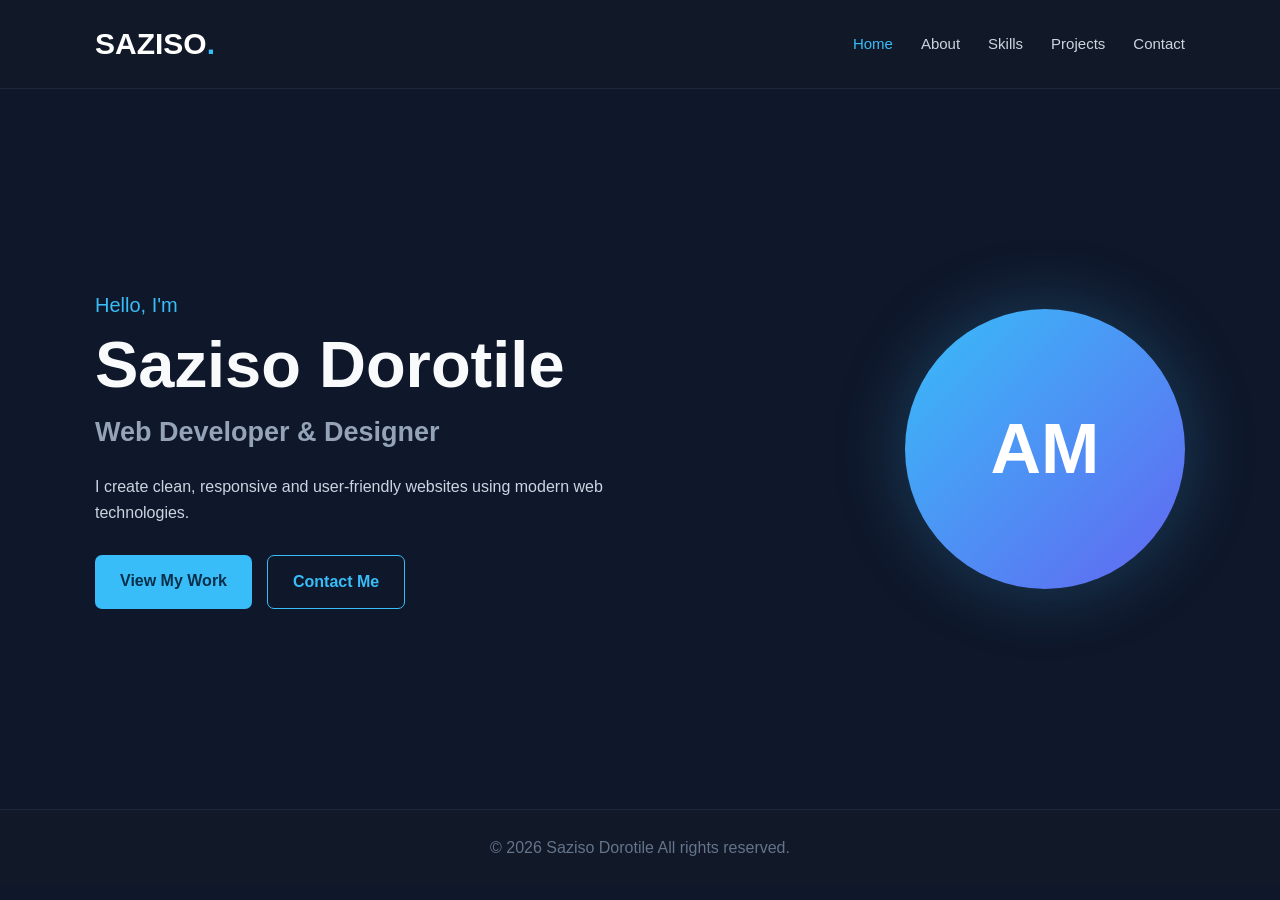
<file: index.html>
<!DOCTYPE html>
<html lang="en">
<head>
    <meta charset="UTF-8">
    <meta name="viewport" content="width=device-width, initial-scale=1.0">
    <title>Saziso Dorotile| Portfolio</title>
    <link rel="stylesheet" href="style.css">
</head>
<body>

<header>
    <nav class="navbar">
        <h1 class="logo">SAZISO<span>.</span></h1>

        <ul class="nav-links">
            <li><a href="index.html" class="active">Home</a></li>
            <li><a href="about.html">About</a></li>
            <li><a href="skills.html">Skills</a></li>
            <li><a href="projects.html">Projects</a></li>
            <li><a href="contact.html">Contact</a></li>
        </ul>
    </nav>
</header>

<main>
    <section class="hero">
        <div class="hero-text">
            <p class="intro">Hello, I'm</p>
            <h2>Saziso Dorotile</h2>
            <h3>Web Developer & Designer</h3>
            <p>
                I create clean, responsive and user-friendly websites
                using modern web technologies.
            </p>

            <div class="buttons">
                <a href="projects.html" class="btn">View My Work</a>
                <a href="contact.html" class="btn secondary">Contact Me</a>
            </div>
        </div>

        <div class="hero-image">
            <div class="profile-circle">AM</div>
        </div>
    </section>
</main>

<footer>
    <p>&copy; 2026 Saziso Dorotile All rights reserved.</p>
</footer>

</body>
</html>
</file>
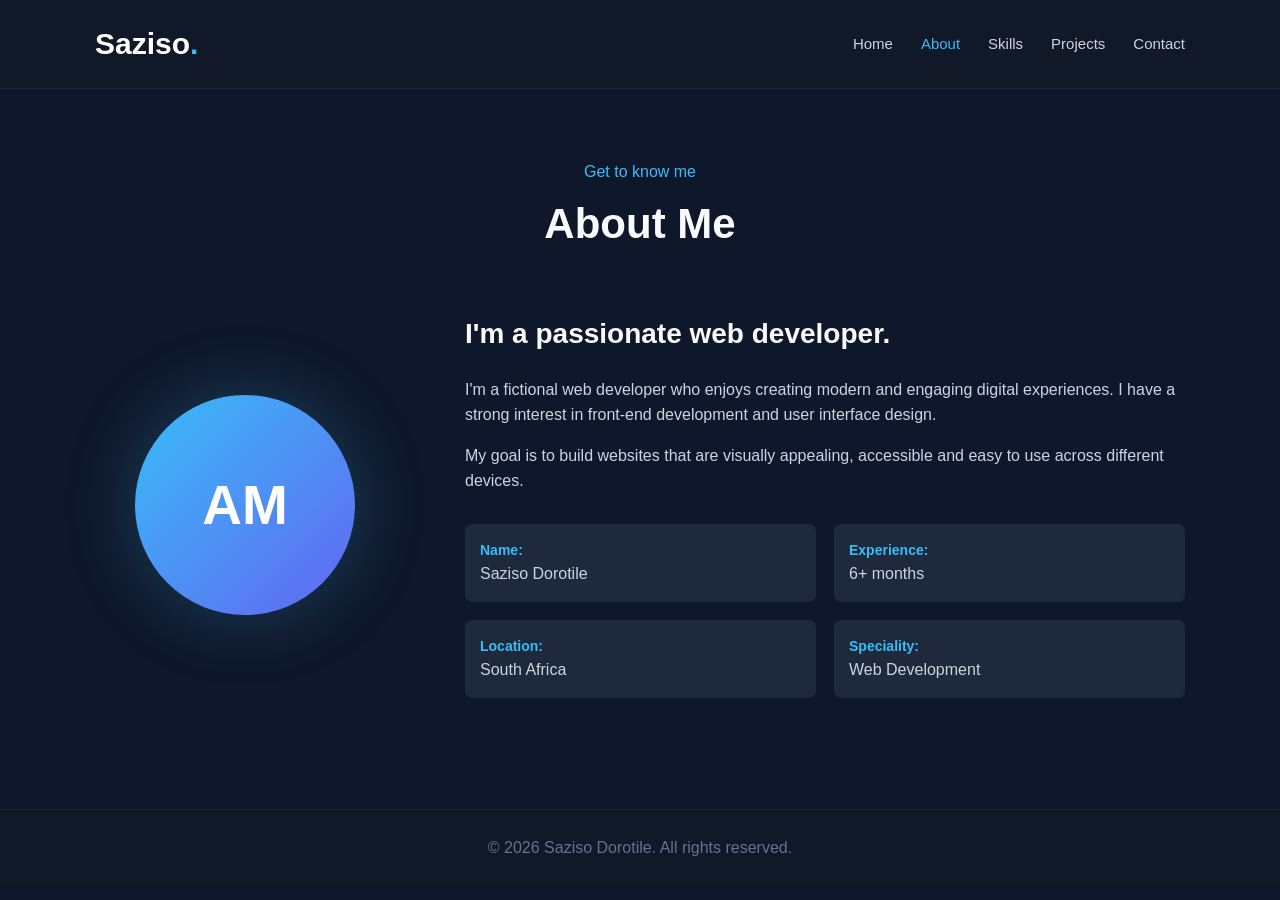
<file: about.html>
<!DOCTYPE html>
<html lang="en">
<head>
    <meta charset="UTF-8">
    <meta name="viewport" content="width=device-width, initial-scale=1.0">
    <title>About | Saziso Dorotile</title>
    <link rel="stylesheet" href="style.css">
</head>
<body>

<header>
    <nav class="navbar">
        <h1 class="logo">Saziso<span>.</span></h1>

        <ul class="nav-links">
            <li><a href="index.html">Home</a></li>
            <li><a href="about.html" class="active">About</a></li>
            <li><a href="skills.html">Skills</a></li>
            <li><a href="projects.html">Projects</a></li>
            <li><a href="contact.html">Contact</a></li>
        </ul>
    </nav>
</header>

<main>
    <section class="page-section">
        <div class="section-title">
            <p>Get to know me</p>
            <h2>About Me</h2>
        </div>

        <div class="about-content">
            <div class="about-card">
                <div class="profile-circle small">AM</div>
            </div>

            <div class="about-text">
                <h3>I'm a passionate web developer.</h3>

                <p>
                    I'm a fictional web developer who enjoys creating
                    modern and engaging digital experiences. I have a
                    strong interest in front-end development and user
                    interface design.
                </p>

                <p>
                    My goal is to build websites that are visually
                    appealing, accessible and easy to use across
                    different devices.
                </p>

                <div class="info-grid">
                    <div>
                        <strong>Name:</strong>
                        <span>Saziso Dorotile</span>
                    </div>

                    <div>
                        <strong>Experience:</strong>
                        <span>6+ months</span>
                    </div>

                    <div>
                        <strong>Location:</strong>
                        <span>South Africa</span>
                    </div>

                    <div>
                        <strong>Speciality:</strong>
                        <span>Web Development</span>
                    </div>
                </div>
            </div>
        </div>
    </section>
</main>

<footer>
    <p>&copy; 2026 Saziso Dorotile. All rights reserved.</p>
</footer>

</body>
</html>
</file>
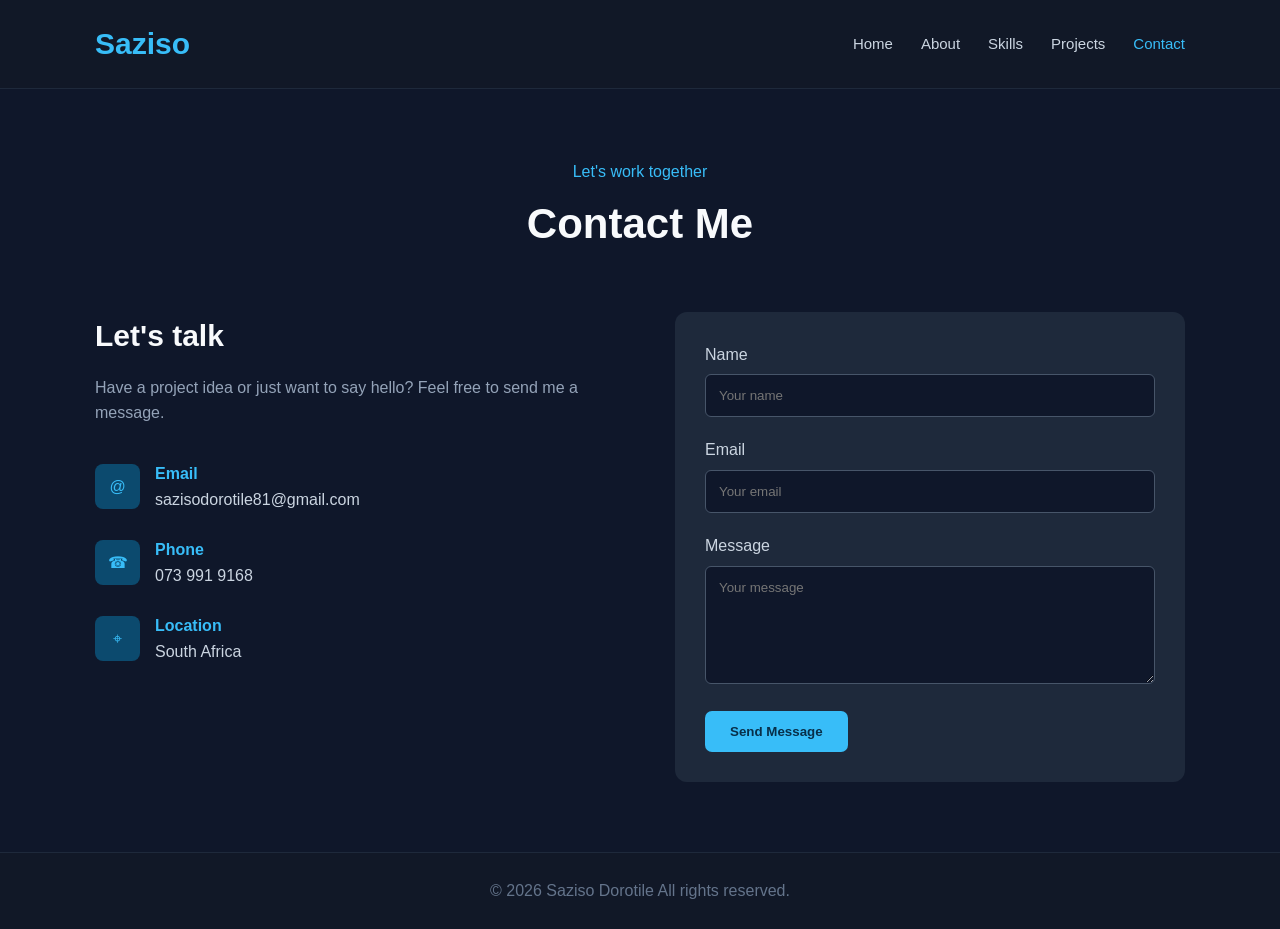
<file: contact.html>
<!DOCTYPE html>
<html lang="en">
<head>
    <meta charset="UTF-8">
    <meta name="viewport" content="width=device-width, initial-scale=1.0">
    <title>Contact |Saziso Dorotile</title>
    <link rel="stylesheet" href="style.css">
</head>
<body>

<header>
    <nav class="navbar">
        <h1 class="logo"><span>Saziso</span></h1>

        <ul class="nav-links">
            <li><a href="index.html">Home</a></li>
            <li><a href="about.html">About</a></li>
            <li><a href="skills.html">Skills</a></li>
            <li><a href="projects.html">Projects</a></li>
            <li><a href="contact.html" class="active">Contact</a></li>
        </ul>
    </nav>
</header>

<main>
    <section class="page-section">
        <div class="section-title">
            <p>Let's work together</p>
            <h2>Contact Me</h2>
        </div>

        <div class="contact-container">

            <div class="contact-info">
                <h3>Let's talk</h3>

                <p>
                    Have a project idea or just want to say hello?
                    Feel free to send me a message.
                </p>

                <div class="contact-item">
                    <div class="contact-icon">@</div>
                    <div>
                        <strong>Email</strong>
                        <p>sazisodorotile81@gmail.com</p>
                    </div>
                </div>

                <div class="contact-item">
                    <div class="contact-icon">☎</div>
                    <div>
                        <strong>Phone</strong>
                        <p>073 991 9168</p>
                    </div>
                </div>

                <div class="contact-item">
                    <div class="contact-icon">⌖</div>
                    <div>
                        <strong>Location</strong>
                        <p>South Africa</p>
                    </div>
                </div>
            </div>

            <form class="contact-form">

                <div class="form-group">
                    <label for="name">Name</label>
                    <input
                        type="text"
                        id="name"
                        placeholder="Your name"
                        required
                    >
                </div>

                <div class="form-group">
                    <label for="email">Email</label>
                    <input
                        type="email"
                        id="email"
                        placeholder="Your email"
                        required
                    >
                </div>

                <div class="form-group">
                    <label for="message">Message</label>
                    <textarea
                        id="message"
                        rows="6"
                        placeholder="Your message"
                        required
                    ></textarea>
                </div>

                <button type="submit" class="btn">
                    Send Message
                </button>

            </form>

        </div>
    </section>
</main>

<footer>
    <p>&copy; 2026 Saziso Dorotile All rights reserved.</p>
</footer>

</body>
</html>
</file>
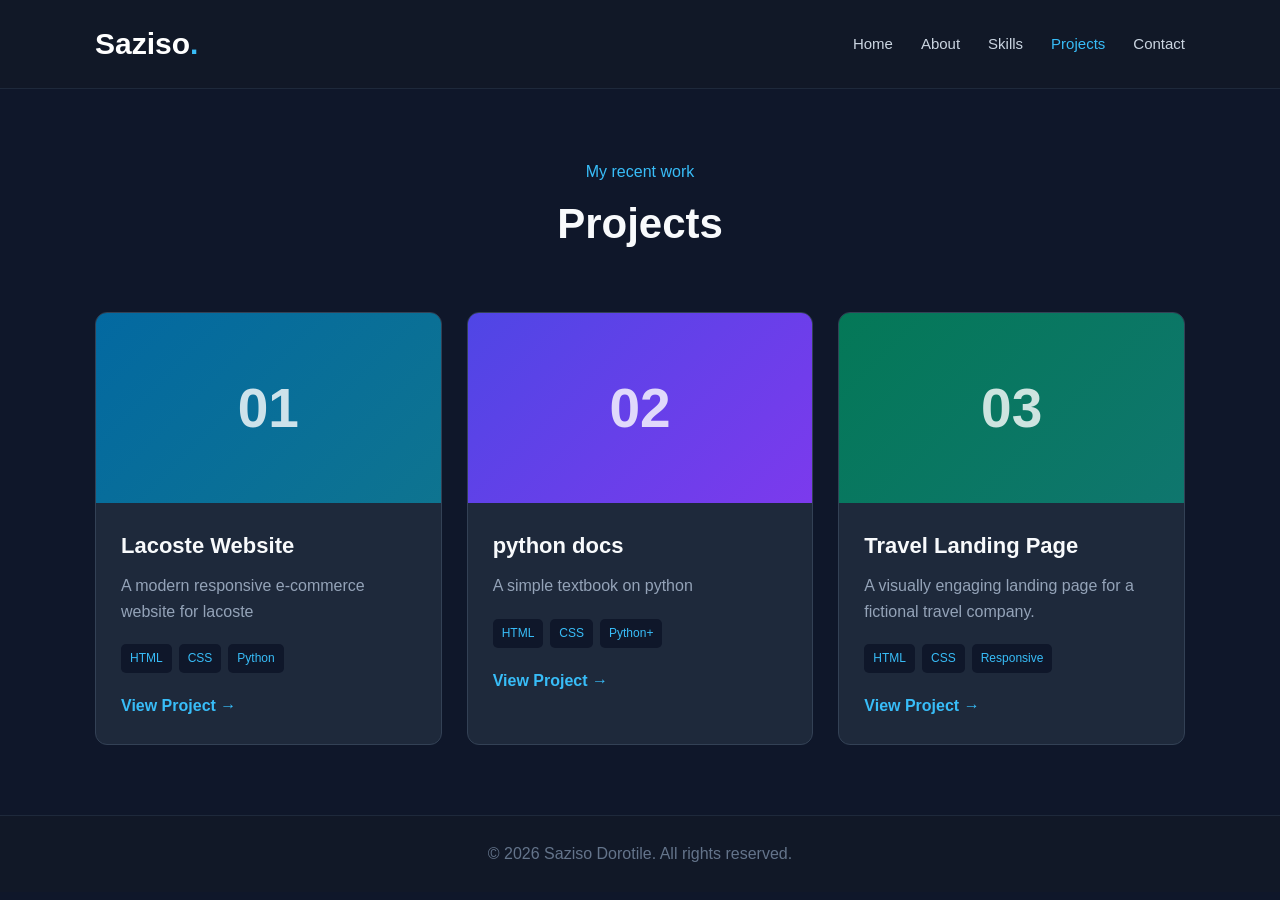
<file: projects.html>
<!DOCTYPE html>
<html lang="en">
<head>
    <meta charset="UTF-8">
    <meta name="viewport" content="width=device-width, initial-scale=1.0">
    <title>Projects | Saziso Dorotile</title>
    <link rel="stylesheet" href="style.css">
</head>
<body>

<header>
    <nav class="navbar">
        <h1 class="logo">Saziso<span>.</span></h1>

        <ul class="nav-links">
            <li><a href="index.html">Home</a></li>
            <li><a href="about.html">About</a></li>
            <li><a href="skills.html">Skills</a></li>
            <li><a href="projects.html" class="active">Projects</a></li>
            <li><a href="contact.html">Contact</a></li>
        </ul>
    </nav>
</header>

<main>
    <section class="page-section">
        <div class="section-title">
            <p>My recent work</p>
            <h2>Projects</h2>
        </div>

        <div class="projects-container">

            <article class="project-card">
                <div class="project-image project-one">
                    <span>01</span>
                </div>

                <div class="project-content">
                    <h3> Lacoste Website</h3>
                    <p>
                        A modern responsive e-commerce
                       website for lacoste 
                    </p>

                    <div class="tags">
                        <span>HTML</span>
                        <span>CSS</span>
                        <span>Python</span>
                    </div>

                    <a href="https://sazisodorotile81-blip.github.io/lacoster/" class="project-link">View Project →</a>
                </div>
            </article>

            <article class="project-card">
                <div class="project-image project-two">
                    <span>02</span>
                </div>

                <div class="project-content">
                    <h3>python docs</h3>
                    <p>
                        A simple textbook on python
                    </p>

                    <div class="tags">
                        <span>HTML</span>
                        <span>CSS</span>
                        <span>Python+
						</span>
                    </div>

                    <a href="https://sazisodorotile81-blip.github.io/pythondictionary/" class="project-link">View Project →</a>
                </div>
            </article>

            <article class="project-card">
                <div class="project-image project-three">
                    <span>03</span>
                </div>

                <div class="project-content">
                    <h3>Travel Landing Page</h3>
                    <p>
                        A visually engaging landing page for a fictional
                        travel company.
                    </p>

                    <div class="tags">
                        <span>HTML</span>
                        <span>CSS</span>
                        <span>Responsive</span>
                    </div>

                    <a href="https://sazisodorotile81-blip.github.io/travel/" class="project-link">View Project →</a>
                </div>
            </article>

        </div>
    </section>
</main>

<footer>
    <p>&copy; 2026 Saziso Dorotile. All rights reserved.</p>
</footer>

</body>
</html>
</file>
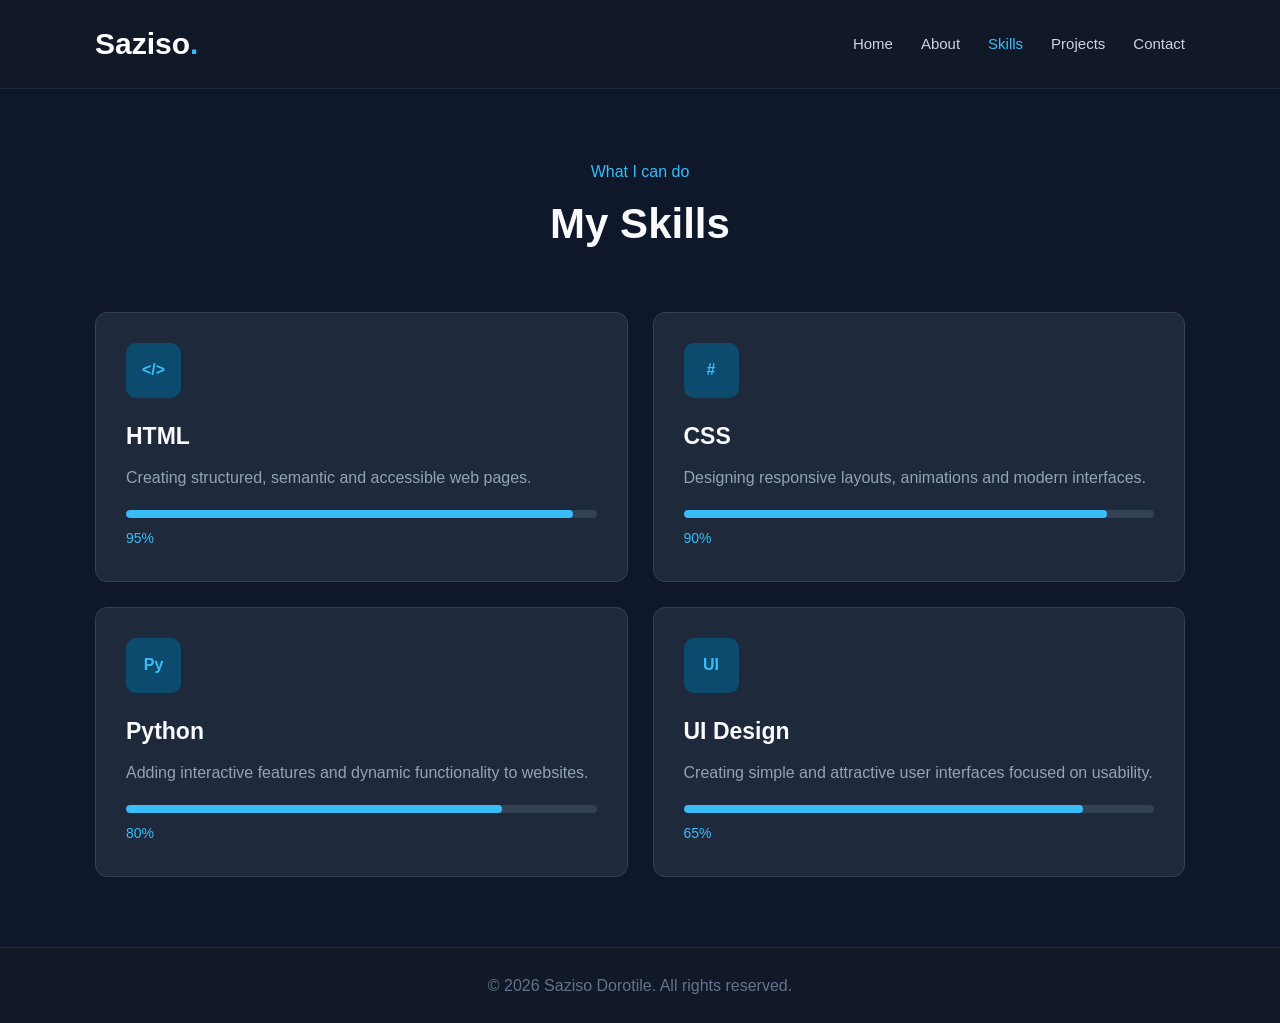
<file: skills.html>
<!DOCTYPE html>
<html lang="en">
<head>
    <meta charset="UTF-8">
    <meta name="viewport" content="width=device-width, initial-scale=1.0">
    <title>Skills | Saziso Dorotile</title>
    <link rel="stylesheet" href="style.css">
</head>
<body>

<header>
    <nav class="navbar">
        <h1 class="logo">Saziso<span>.</span></h1>

        <ul class="nav-links">
            <li><a href="index.html">Home</a></li>
            <li><a href="about.html">About</a></li>
            <li><a href="skills.html" class="active">Skills</a></li>
            <li><a href="projects.html">Projects</a></li>
            <li><a href="contact.html">Contact</a></li>
        </ul>
    </nav>
</header>

<main>
    <section class="page-section">
        <div class="section-title">
            <p>What I can do</p>
            <h2>My Skills</h2>
        </div>

        <div class="skills-container">

            <div class="skill-card">
                <div class="skill-icon">&lt;/&gt;</div>
                <h3>HTML</h3>
                <p>
                    Creating structured, semantic and accessible
                    web pages.
                </p>

                <div class="progress">
                    <div class="progress-bar html"></div>
                </div>
                <span>95%</span>
            </div>

            <div class="skill-card">
                <div class="skill-icon">#</div>
                <h3>CSS</h3>
                <p>
                    Designing responsive layouts, animations and
                    modern interfaces.
                </p>

                <div class="progress">
                    <div class="progress-bar css"></div>
                </div>
                <span>90%</span>
            </div>

            <div class="skill-card">
                <div class="skill-icon">Py</div>
                <h3>Python</h3>
                <p>
                    Adding interactive features and dynamic
                    functionality to websites.
                </p>

                <div class="progress">
                    <div class="progress-bar js"></div>
                </div>
                <span>80%</span>
            </div>

            <div class="skill-card">
                <div class="skill-icon">UI</div>
                <h3>UI Design</h3>
                <p>
                    Creating simple and attractive user interfaces
                    focused on usability.
                </p>

                <div class="progress">
                    <div class="progress-bar ui"></div>
                </div>
                <span>65%</span>
            </div>

        </div>
    </section>
</main>

<footer>
    <p>&copy; 2026 Saziso Dorotile. All rights reserved.</p>
</footer>

</body>
</html>
</file>
<file: style.css>
/* =========================
   RESET & GENERAL STYLES
========================= */

* {
    margin: 0;
    padding: 0;
    box-sizing: border-box;
}

html {
    scroll-behavior: smooth;
}

body {
    font-family: Arial, Helvetica, sans-serif;
    background: #0f172a;
    color: #f8fafc;
    line-height: 1.6;
}

a {
    text-decoration: none;
    color: inherit;
}

ul {
    list-style: none;
}

/* =========================
   NAVIGATION
========================= */

header {
    background: #111827;
    border-bottom: 1px solid #1e293b;
}

.navbar {
    max-width: 1150px;
    margin: auto;
    padding: 20px 30px;

    display: flex;
    justify-content: space-between;
    align-items: center;
}

.logo {
    font-size: 30px;
    color: #ffffff;
}

.logo span {
    color: #38bdf8;
}

.nav-links {
    display: flex;
    gap: 28px;
}

.nav-links a {
    color: #cbd5e1;
    font-size: 15px;
    transition: 0.3s;
}

.nav-links a:hover,
.nav-links a.active {
    color: #38bdf8;
}

/* =========================
   HERO
========================= */

.hero {
    max-width: 1150px;
    min-height: 80vh;
    margin: auto;
    padding: 60px 30px;

    display: flex;
    align-items: center;
    justify-content: space-between;
    gap: 50px;
}

.hero-text {
    max-width: 650px;
}

.intro {
    color: #38bdf8;
    font-size: 20px;
    margin-bottom: 8px;
}

.hero h2 {
    font-size: 65px;
    line-height: 1.1;
    margin-bottom: 10px;
}

.hero h3 {
    color: #94a3b8;
    font-size: 27px;
    margin-bottom: 20px;
}

.hero-text > p:not(.intro) {
    color: #cbd5e1;
    max-width: 550px;
}

.buttons {
    display: flex;
    gap: 15px;
    margin-top: 30px;
}

.btn {
    display: inline-block;
    border: none;
    cursor: pointer;
    padding: 13px 25px;
    border-radius: 7px;
    background: #38bdf8;
    color: #082f49;
    font-weight: bold;
    transition: 0.3s;
}

.btn:hover {
    background: #7dd3fc;
    transform: translateY(-2px);
}

.btn.secondary {
    background: transparent;
    border: 1px solid #38bdf8;
    color: #38bdf8;
}

.btn.secondary:hover {
    background: #38bdf8;
    color: #082f49;
}

.hero-image {
    display: flex;
    justify-content: center;
}

.profile-circle {
    width: 280px;
    height: 280px;
    border-radius: 50%;

    display: flex;
    align-items: center;
    justify-content: center;

    background: linear-gradient(135deg, #38bdf8, #6366f1);
    color: white;
    font-size: 70px;
    font-weight: bold;

    box-shadow: 0 0 70px rgba(56, 189, 248, 0.25);
}

.profile-circle.small {
    width: 220px;
    height: 220px;
    font-size: 55px;
}

/* =========================
   GENERAL PAGE SECTIONS
========================= */

.page-section {
    max-width: 1150px;
    min-height: 80vh;
    margin: auto;
    padding: 70px 30px;
}

.section-title {
    text-align: center;
    margin-bottom: 55px;
}

.section-title p {
    color: #38bdf8;
    margin-bottom: 5px;
}

.section-title h2 {
    font-size: 42px;
}

/* =========================
   ABOUT
========================= */

.about-content {
    display: grid;
    grid-template-columns: 300px 1fr;
    gap: 70px;
    align-items: center;
}

.about-card {
    display: flex;
    justify-content: center;
}

.about-text h3 {
    font-size: 28px;
    margin-bottom: 20px;
}

.about-text > p {
    color: #cbd5e1;
    margin-bottom: 15px;
}

.info-grid {
    display: grid;
    grid-template-columns: 1fr 1fr;
    gap: 18px;
    margin-top: 30px;
}

.info-grid div {
    background: #1e293b;
    padding: 15px;
    border-radius: 7px;
}

.info-grid strong {
    display: block;
    color: #38bdf8;
    font-size: 14px;
}

.info-grid span {
    color: #cbd5e1;
}

/* =========================
   SKILLS
========================= */

.skills-container {
    display: grid;
    grid-template-columns: repeat(2, 1fr);
    gap: 25px;
}

.skill-card {
    background: #1e293b;
    padding: 30px;
    border-radius: 12px;
    border: 1px solid #334155;
}

.skill-icon {
    width: 55px;
    height: 55px;
    border-radius: 10px;

    display: flex;
    align-items: center;
    justify-content: center;

    background: #0c4a6e;
    color: #38bdf8;
    font-weight: bold;
    margin-bottom: 20px;
}

.skill-card h3 {
    font-size: 23px;
    margin-bottom: 10px;
}

.skill-card p {
    color: #94a3b8;
    margin-bottom: 20px;
}

.progress {
    height: 8px;
    background: #334155;
    border-radius: 10px;
    overflow: hidden;
    margin-bottom: 7px;
}

.progress-bar {
    height: 100%;
    background: #38bdf8;
    border-radius: 10px;
}

.progress-bar.html {
    width: 95%;
}

.progress-bar.css {
    width: 90%;
}

.progress-bar.js {
    width: 80%;
}

.progress-bar.ui {
    width: 85%;
}

.skill-card > span {
    color: #38bdf8;
    font-size: 14px;
}

/* =========================
   PROJECTS
========================= */

.projects-container {
    display: grid;
    grid-template-columns: repeat(3, 1fr);
    gap: 25px;
}

.project-card {
    background: #1e293b;
    border-radius: 12px;
    overflow: hidden;
    border: 1px solid #334155;
    transition: 0.3s;
}

.project-card:hover {
    transform: translateY(-7px);
    border-color: #38bdf8;
}

.project-image {
    height: 190px;
    display: flex;
    align-items: center;
    justify-content: center;
}

.project-image span {
    font-size: 55px;
    font-weight: bold;
    color: rgba(255, 255, 255, 0.8);
}

.project-one {
    background: linear-gradient(135deg, #0369a1, #0e7490);
}

.project-two {
    background: linear-gradient(135deg, #4f46e5, #7c3aed);
}

.project-three {
    background: linear-gradient(135deg, #047857, #0f766e);
}

.project-content {
    padding: 25px;
}

.project-content h3 {
    font-size: 22px;
    margin-bottom: 10px;
}

.project-content p {
    color: #94a3b8;
    margin-bottom: 20px;
}

.tags {
    display: flex;
    flex-wrap: wrap;
    gap: 7px;
    margin-bottom: 20px;
}

.tags span {
    background: #0f172a;
    color: #38bdf8;
    padding: 5px 9px;
    border-radius: 5px;
    font-size: 12px;
}

.project-link {
    color: #38bdf8;
    font-weight: bold;
}

.project-link:hover {
    color: #7dd3fc;
}

/* =========================
   CONTACT
========================= */

.contact-container {
    display: grid;
    grid-template-columns: 1fr 1fr;
    gap: 70px;
}

.contact-info h3 {
    font-size: 30px;
    margin-bottom: 15px;
}

.contact-info > p {
    color: #94a3b8;
    margin-bottom: 35px;
}

.contact-item {
    display: flex;
    align-items: center;
    gap: 15px;
    margin-bottom: 25px;
}

.contact-icon {
    width: 45px;
    height: 45px;
    border-radius: 8px;

    display: flex;
    align-items: center;
    justify-content: center;

    background: #0c4a6e;
    color: #38bdf8;
}

.contact-item strong {
    color: #38bdf8;
}

.contact-item p {
    color: #cbd5e1;
}

.contact-form {
    background: #1e293b;
    padding: 30px;
    border-radius: 12px;
}

.form-group {
    margin-bottom: 20px;
}

.form-group label {
    display: block;
    margin-bottom: 7px;
    color: #cbd5e1;
}

.form-group input,
.form-group textarea {
    width: 100%;
    padding: 13px;
    border: 1px solid #475569;
    border-radius: 6px;
    background: #0f172a;
    color: white;
    font-family: inherit;
    outline: none;
}

.form-group input:focus,
.form-group textarea:focus {
    border-color: #38bdf8;
}

.form-group textarea {
    resize: vertical;
}

/* =========================
   FOOTER
========================= */

footer {
    text-align: center;
    padding: 25px;
    background: #111827;
    color: #64748b;
    border-top: 1px solid #1e293b;
}

/* =========================
   RESPONSIVE DESIGN
========================= */

@media (max-width: 850px) {

    .navbar {
        flex-direction: column;
        gap: 20px;
    }

    .nav-links {
        flex-wrap: wrap;
        justify-content: center;
        gap: 15px;
    }

    .hero {
        flex-direction: column-reverse;
        text-align: center;
        padding-top: 50px;
    }

    .hero h2 {
        font-size: 48px;
    }

    .hero h3 {
        font-size: 23px;
    }

    .buttons {
        justify-content: center;
    }

    .profile-circle {
        width: 220px;
        height: 220px;
        font-size: 55px;
    }

    .about-content {
        grid-template-columns: 1fr;
        text-align: center;
    }

    .info-grid {
        text-align: left;
    }

    .skills-container {
        grid-template-columns: 1fr;
    }

    .projects-container {
        grid-template-columns: 1fr;
    }

    .contact-container {
        grid-template-columns: 1fr;
        gap: 40px;
    }
}

@media (max-width: 500px) {

    .navbar {
        padding: 18px 15px;
    }

    .nav-links {
        gap: 10px;
    }

    .nav-links a {
        font-size: 13px;
    }

    .hero h2 {
        font-size: 40px;
    }

    .page-section {
        padding: 50px 20px;
    }

    .section-title h2 {
        font-size: 34px;
    }

    .info-grid {
        grid-template-columns: 1fr;
    }

    .buttons {
        flex-direction: column;
    }

    .btn {
        text-align: center;
    }
}
</file>
